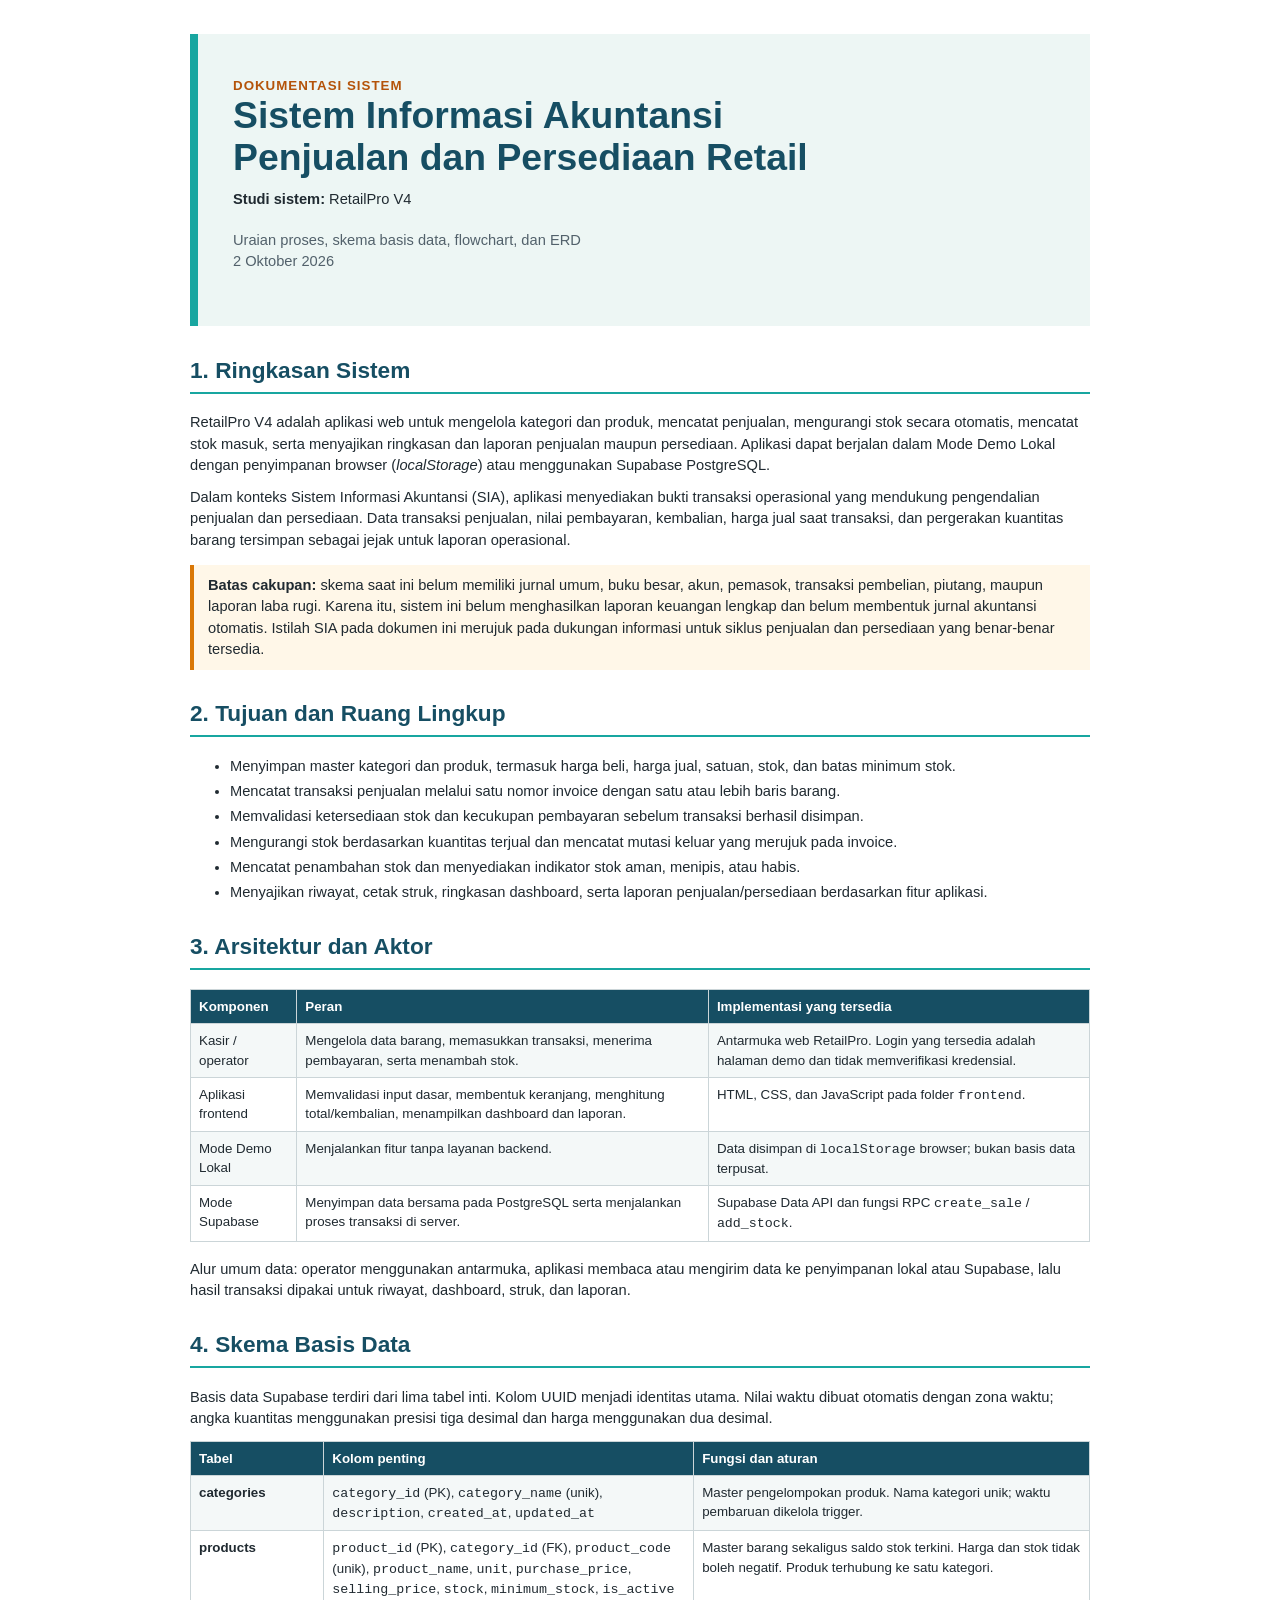
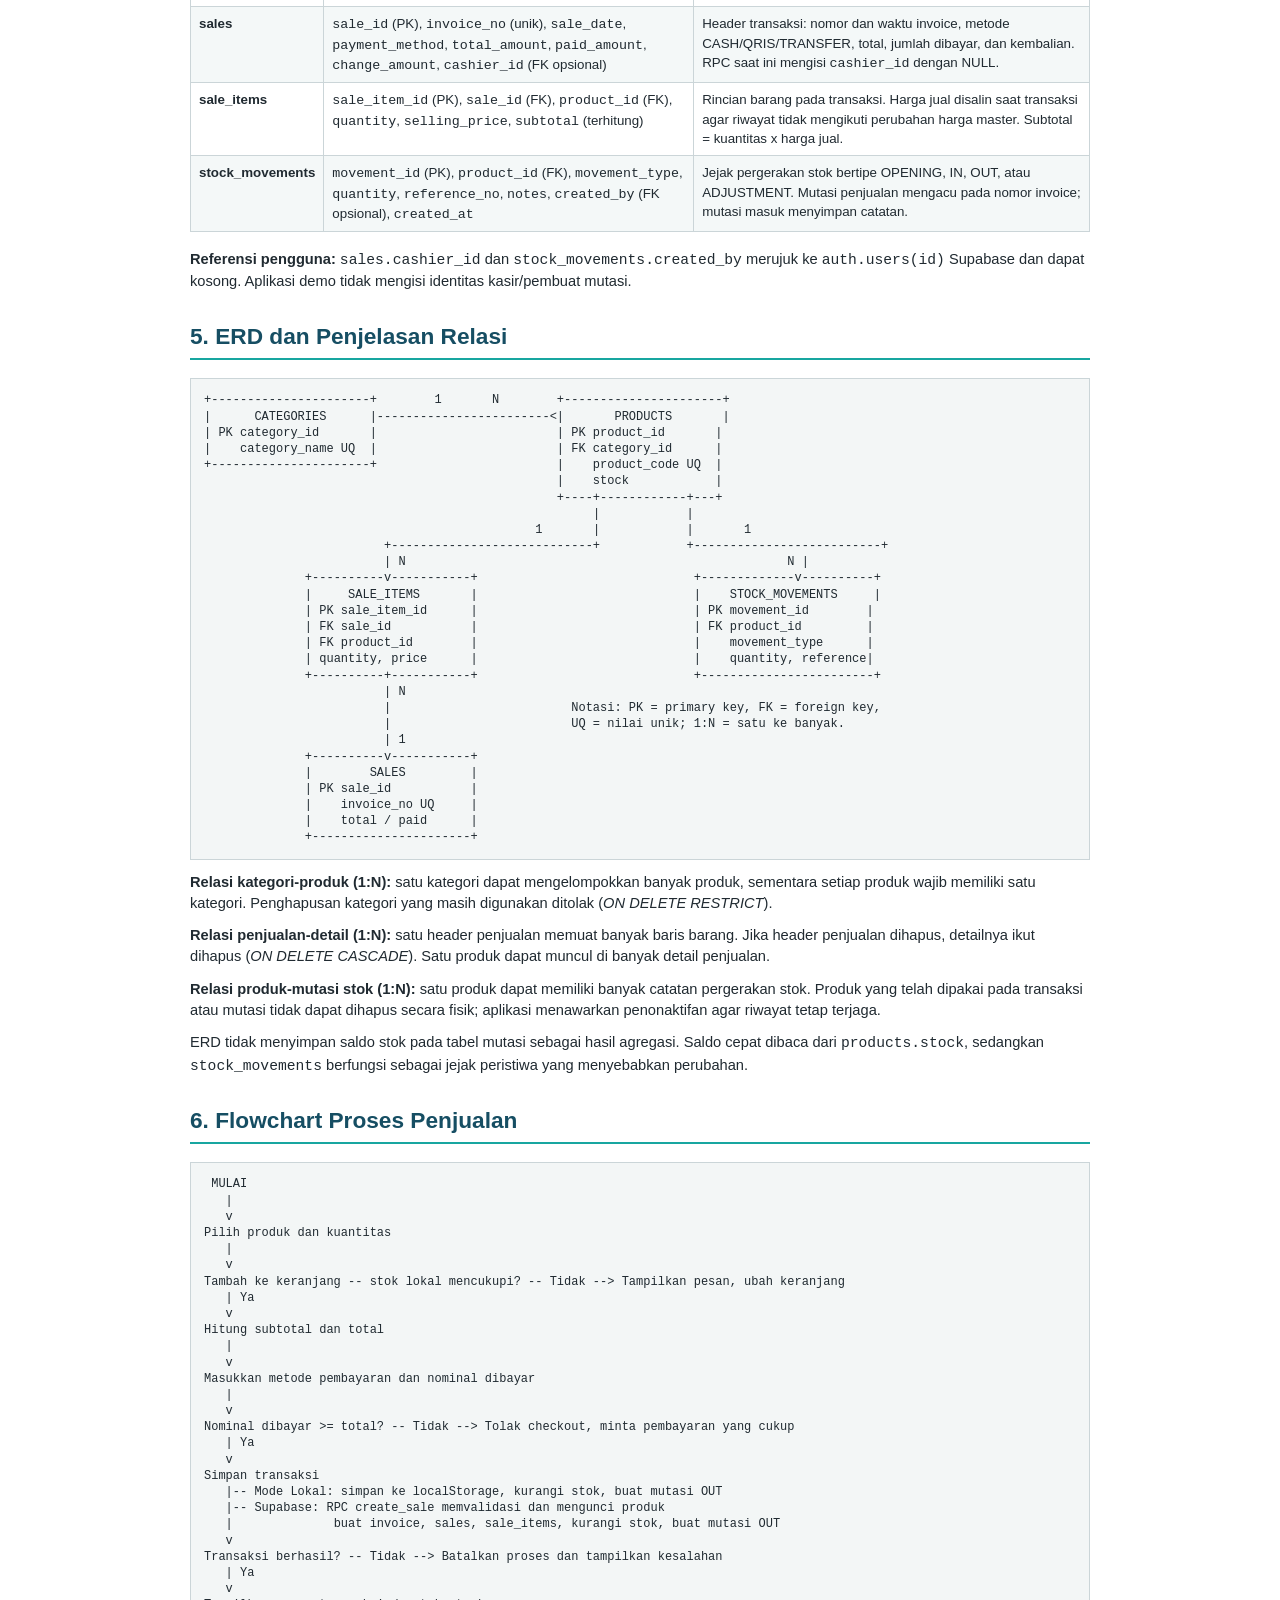
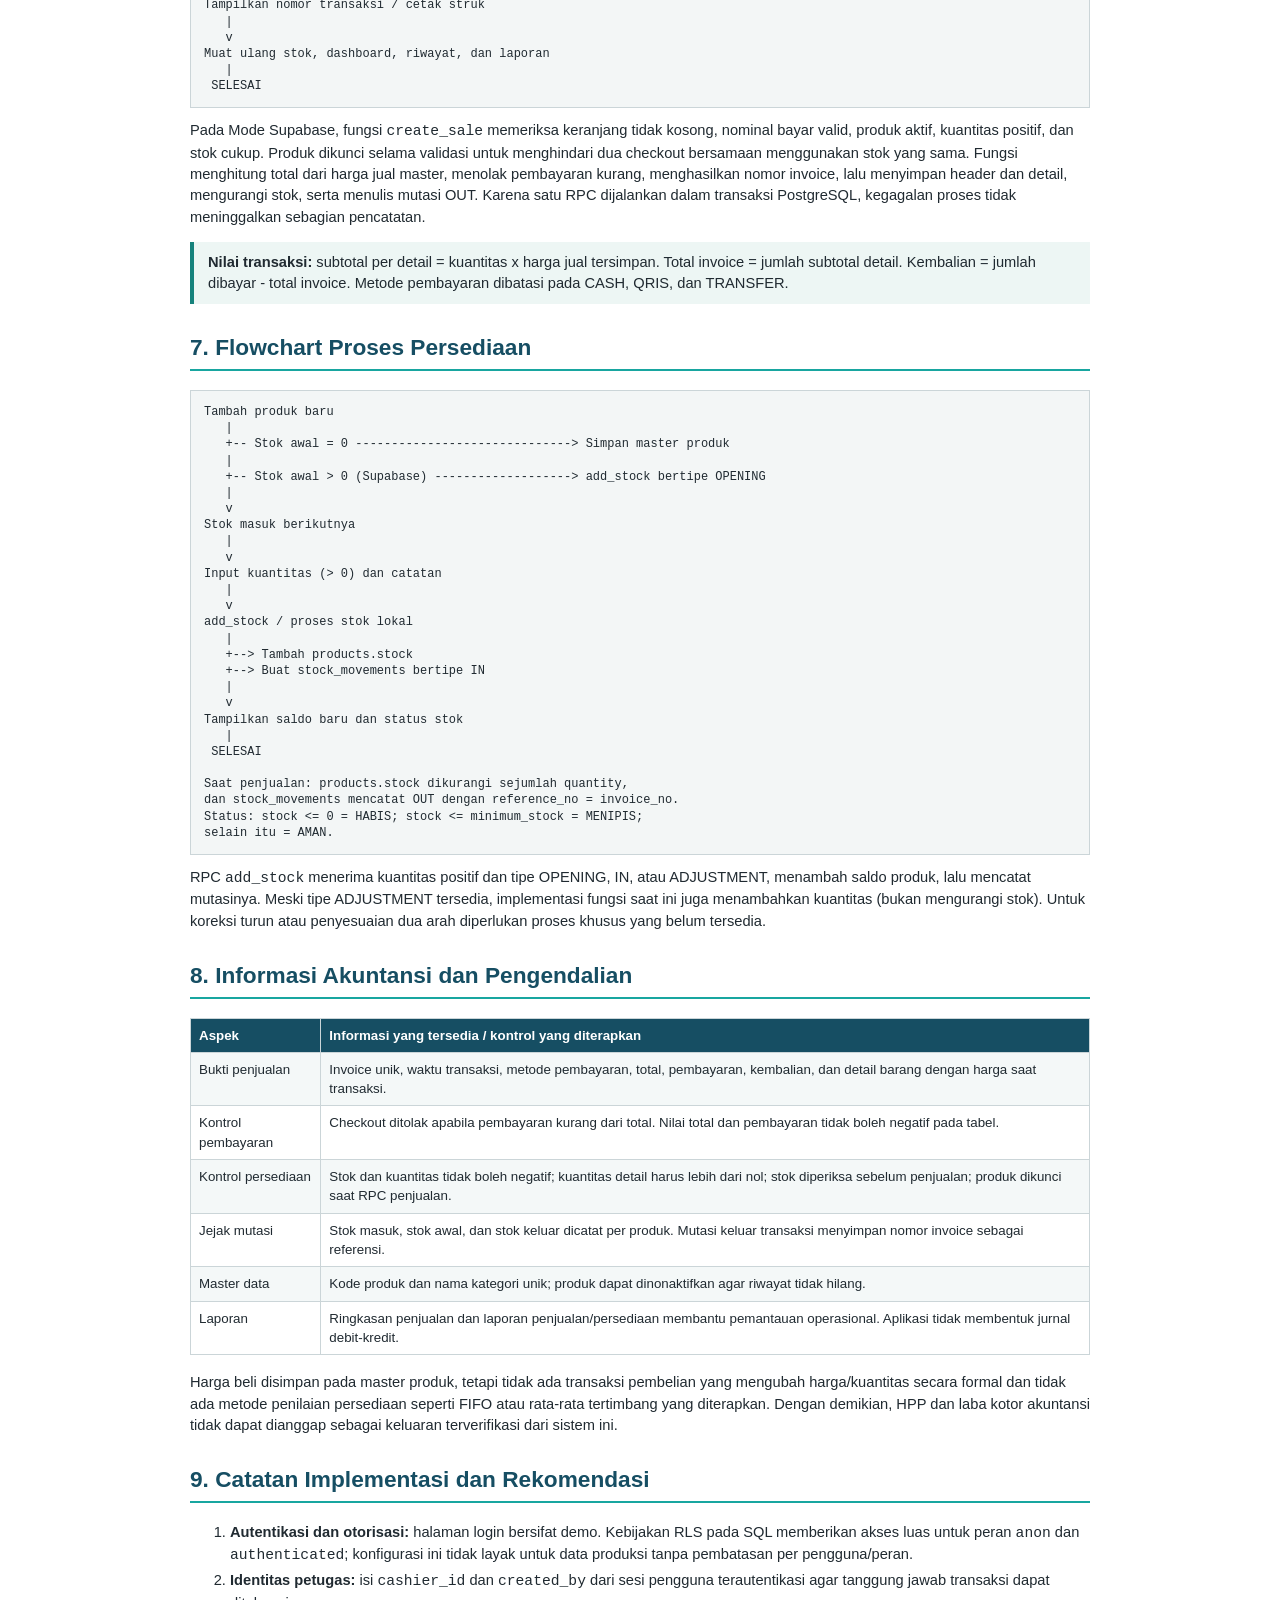
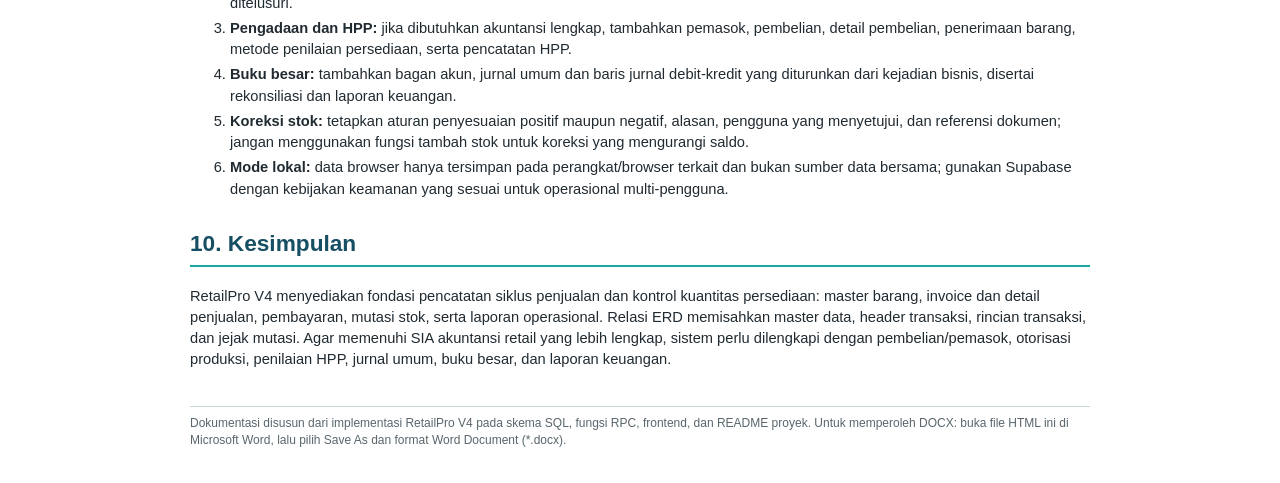
<file: retail-inventory-system final/Dokumentasi_SIA_Penjualan_Persediaan_Retail.html>
<!DOCTYPE html>
<html lang="id">
<head>
<meta charset="utf-8">
<title>Dokumentasi SIA Penjualan dan Persediaan Retail - RetailPro</title>
<style>
@page { size: A4; margin: 2cm; }
body { font-family: Calibri, Arial, sans-serif; color: #202a31; font-size: 11pt; line-height: 1.45; max-width: 900px; margin: 34px auto; }
h1 { color: #164e63; font-size: 28pt; line-height: 1.12; margin: 0 0 10px; }
h2 { color: #164e63; font-size: 17pt; border-bottom: 2px solid #18a6a0; padding-bottom: 5px; margin-top: 27px; }
h3 { color: #176b67; font-size: 13pt; margin-top: 18px; }
p { margin: 7px 0 11px; }
.cover { padding: 42px 35px; background: #edf6f4; border-left: 8px solid #18a6a0; margin: 20px 0 28px; }
.kicker { color: #b45309; text-transform: uppercase; font-weight: bold; letter-spacing: 1px; font-size: 10pt; }
.meta { color: #52616b; margin-top: 20px; }
.note { border-left: 4px solid #d97706; padding: 10px 14px; background: #fff7e8; margin: 14px 0; }
.callout { border-left: 4px solid #16827c; padding: 10px 14px; background: #edf6f4; margin: 14px 0; }
table { border-collapse: collapse; width: 100%; margin: 10px 0 17px; font-size: 10pt; }
th { background: #164e63; color: white; text-align: left; }
th, td { padding: 7px 8px; border: 1px solid #cbd5d8; vertical-align: top; }
tr:nth-child(even) td { background: #f4f8f8; }
code, pre { font-family: Consolas, "Courier New", monospace; }
pre { background: #f3f6f6; border: 1px solid #cbd5d8; padding: 13px; white-space: pre-wrap; font-size: 9pt; line-height: 1.35; }
.small { color: #59666c; font-size: 9.5pt; }
.page-break { page-break-before: always; }
ul, ol { margin-top: 5px; }
li { margin: 4px 0; }
.footer { border-top: 1px solid #cbd5d8; color: #59666c; margin-top: 35px; padding-top: 8px; font-size: 9pt; }
</style>
</head>
<body>
<div class="cover">
  <div class="kicker">Dokumentasi Sistem</div>
  <h1>Sistem Informasi Akuntansi<br>Penjualan dan Persediaan Retail</h1>
  <p><strong>Studi sistem:</strong> RetailPro V4</p>
  <p class="meta">Uraian proses, skema basis data, flowchart, dan ERD<br>2 Oktober 2026</p>
</div>

<h2>1. Ringkasan Sistem</h2>
<p>RetailPro V4 adalah aplikasi web untuk mengelola kategori dan produk, mencatat penjualan, mengurangi stok secara otomatis, mencatat stok masuk, serta menyajikan ringkasan dan laporan penjualan maupun persediaan. Aplikasi dapat berjalan dalam Mode Demo Lokal dengan penyimpanan browser (<em>localStorage</em>) atau menggunakan Supabase PostgreSQL.</p>
<p>Dalam konteks Sistem Informasi Akuntansi (SIA), aplikasi menyediakan bukti transaksi operasional yang mendukung pengendalian penjualan dan persediaan. Data transaksi penjualan, nilai pembayaran, kembalian, harga jual saat transaksi, dan pergerakan kuantitas barang tersimpan sebagai jejak untuk laporan operasional.</p>
<div class="note"><strong>Batas cakupan:</strong> skema saat ini belum memiliki jurnal umum, buku besar, akun, pemasok, transaksi pembelian, piutang, maupun laporan laba rugi. Karena itu, sistem ini belum menghasilkan laporan keuangan lengkap dan belum membentuk jurnal akuntansi otomatis. Istilah SIA pada dokumen ini merujuk pada dukungan informasi untuk siklus penjualan dan persediaan yang benar-benar tersedia.</div>

<h2>2. Tujuan dan Ruang Lingkup</h2>
<ul>
<li>Menyimpan master kategori dan produk, termasuk harga beli, harga jual, satuan, stok, dan batas minimum stok.</li>
<li>Mencatat transaksi penjualan melalui satu nomor invoice dengan satu atau lebih baris barang.</li>
<li>Memvalidasi ketersediaan stok dan kecukupan pembayaran sebelum transaksi berhasil disimpan.</li>
<li>Mengurangi stok berdasarkan kuantitas terjual dan mencatat mutasi keluar yang merujuk pada invoice.</li>
<li>Mencatat penambahan stok dan menyediakan indikator stok aman, menipis, atau habis.</li>
<li>Menyajikan riwayat, cetak struk, ringkasan dashboard, serta laporan penjualan/persediaan berdasarkan fitur aplikasi.</li>
</ul>

<h2>3. Arsitektur dan Aktor</h2>
<table>
<tr><th>Komponen</th><th>Peran</th><th>Implementasi yang tersedia</th></tr>
<tr><td>Kasir / operator</td><td>Mengelola data barang, memasukkan transaksi, menerima pembayaran, serta menambah stok.</td><td>Antarmuka web RetailPro. Login yang tersedia adalah halaman demo dan tidak memverifikasi kredensial.</td></tr>
<tr><td>Aplikasi frontend</td><td>Memvalidasi input dasar, membentuk keranjang, menghitung total/kembalian, menampilkan dashboard dan laporan.</td><td>HTML, CSS, dan JavaScript pada folder <code>frontend</code>.</td></tr>
<tr><td>Mode Demo Lokal</td><td>Menjalankan fitur tanpa layanan backend.</td><td>Data disimpan di <code>localStorage</code> browser; bukan basis data terpusat.</td></tr>
<tr><td>Mode Supabase</td><td>Menyimpan data bersama pada PostgreSQL serta menjalankan proses transaksi di server.</td><td>Supabase Data API dan fungsi RPC <code>create_sale</code> / <code>add_stock</code>.</td></tr>
</table>
<p>Alur umum data: operator menggunakan antarmuka, aplikasi membaca atau mengirim data ke penyimpanan lokal atau Supabase, lalu hasil transaksi dipakai untuk riwayat, dashboard, struk, dan laporan.</p>

<h2>4. Skema Basis Data</h2>
<p>Basis data Supabase terdiri dari lima tabel inti. Kolom UUID menjadi identitas utama. Nilai waktu dibuat otomatis dengan zona waktu; angka kuantitas menggunakan presisi tiga desimal dan harga menggunakan dua desimal.</p>
<table>
<tr><th>Tabel</th><th>Kolom penting</th><th>Fungsi dan aturan</th></tr>
<tr><td><strong>categories</strong></td><td><code>category_id</code> (PK), <code>category_name</code> (unik), <code>description</code>, <code>created_at</code>, <code>updated_at</code></td><td>Master pengelompokan produk. Nama kategori unik; waktu pembaruan dikelola trigger.</td></tr>
<tr><td><strong>products</strong></td><td><code>product_id</code> (PK), <code>category_id</code> (FK), <code>product_code</code> (unik), <code>product_name</code>, <code>unit</code>, <code>purchase_price</code>, <code>selling_price</code>, <code>stock</code>, <code>minimum_stock</code>, <code>is_active</code></td><td>Master barang sekaligus saldo stok terkini. Harga dan stok tidak boleh negatif. Produk terhubung ke satu kategori.</td></tr>
<tr><td><strong>sales</strong></td><td><code>sale_id</code> (PK), <code>invoice_no</code> (unik), <code>sale_date</code>, <code>payment_method</code>, <code>total_amount</code>, <code>paid_amount</code>, <code>change_amount</code>, <code>cashier_id</code> (FK opsional)</td><td>Header transaksi: nomor dan waktu invoice, metode CASH/QRIS/TRANSFER, total, jumlah dibayar, dan kembalian. RPC saat ini mengisi <code>cashier_id</code> dengan NULL.</td></tr>
<tr><td><strong>sale_items</strong></td><td><code>sale_item_id</code> (PK), <code>sale_id</code> (FK), <code>product_id</code> (FK), <code>quantity</code>, <code>selling_price</code>, <code>subtotal</code> (terhitung)</td><td>Rincian barang pada transaksi. Harga jual disalin saat transaksi agar riwayat tidak mengikuti perubahan harga master. Subtotal = kuantitas x harga jual.</td></tr>
<tr><td><strong>stock_movements</strong></td><td><code>movement_id</code> (PK), <code>product_id</code> (FK), <code>movement_type</code>, <code>quantity</code>, <code>reference_no</code>, <code>notes</code>, <code>created_by</code> (FK opsional), <code>created_at</code></td><td>Jejak pergerakan stok bertipe OPENING, IN, OUT, atau ADJUSTMENT. Mutasi penjualan mengacu pada nomor invoice; mutasi masuk menyimpan catatan.</td></tr>
</table>
<p><strong>Referensi pengguna:</strong> <code>sales.cashier_id</code> dan <code>stock_movements.created_by</code> merujuk ke <code>auth.users(id)</code> Supabase dan dapat kosong. Aplikasi demo tidak mengisi identitas kasir/pembuat mutasi.</p>

<h2>5. ERD dan Penjelasan Relasi</h2>
<pre>+----------------------+        1       N        +----------------------+
|      CATEGORIES      |------------------------&lt;|       PRODUCTS       |
| PK category_id       |                         | PK product_id       |
|    category_name UQ  |                         | FK category_id      |
+----------------------+                         |    product_code UQ  |
                                                 |    stock            |
                                                 +----+------------+---+
                                                      |            |
                                              1       |            |       1
                         +----------------------------+            +--------------------------+
                         | N                                                     N |
              +----------v-----------+                              +-------------v----------+
              |     SALE_ITEMS       |                              |    STOCK_MOVEMENTS     |
              | PK sale_item_id      |                              | PK movement_id        |
              | FK sale_id           |                              | FK product_id         |
              | FK product_id        |                              |    movement_type      |
              | quantity, price      |                              |    quantity, reference|
              +----------+-----------+                              +------------------------+
                         | N
                         |                         Notasi: PK = primary key, FK = foreign key,
                         |                         UQ = nilai unik; 1:N = satu ke banyak.
                         | 1
              +----------v-----------+
              |        SALES         |
              | PK sale_id           |
              |    invoice_no UQ     |
              |    total / paid      |
              +----------------------+</pre>
<p><strong>Relasi kategori-produk (1:N):</strong> satu kategori dapat mengelompokkan banyak produk, sementara setiap produk wajib memiliki satu kategori. Penghapusan kategori yang masih digunakan ditolak (<em>ON DELETE RESTRICT</em>).</p>
<p><strong>Relasi penjualan-detail (1:N):</strong> satu header penjualan memuat banyak baris barang. Jika header penjualan dihapus, detailnya ikut dihapus (<em>ON DELETE CASCADE</em>). Satu produk dapat muncul di banyak detail penjualan.</p>
<p><strong>Relasi produk-mutasi stok (1:N):</strong> satu produk dapat memiliki banyak catatan pergerakan stok. Produk yang telah dipakai pada transaksi atau mutasi tidak dapat dihapus secara fisik; aplikasi menawarkan penonaktifan agar riwayat tetap terjaga.</p>
<p>ERD tidak menyimpan saldo stok pada tabel mutasi sebagai hasil agregasi. Saldo cepat dibaca dari <code>products.stock</code>, sedangkan <code>stock_movements</code> berfungsi sebagai jejak peristiwa yang menyebabkan perubahan.</p>

<h2>6. Flowchart Proses Penjualan</h2>
<pre> MULAI
   |
   v
Pilih produk dan kuantitas
   |
   v
Tambah ke keranjang -- stok lokal mencukupi? -- Tidak --> Tampilkan pesan, ubah keranjang
   | Ya
   v
Hitung subtotal dan total
   |
   v
Masukkan metode pembayaran dan nominal dibayar
   |
   v
Nominal dibayar >= total? -- Tidak --> Tolak checkout, minta pembayaran yang cukup
   | Ya
   v
Simpan transaksi
   |-- Mode Lokal: simpan ke localStorage, kurangi stok, buat mutasi OUT
   |-- Supabase: RPC create_sale memvalidasi dan mengunci produk
   |              buat invoice, sales, sale_items, kurangi stok, buat mutasi OUT
   v
Transaksi berhasil? -- Tidak --> Batalkan proses dan tampilkan kesalahan
   | Ya
   v
Tampilkan nomor transaksi / cetak struk
   |
   v
Muat ulang stok, dashboard, riwayat, dan laporan
   |
 SELESAI</pre>
<p>Pada Mode Supabase, fungsi <code>create_sale</code> memeriksa keranjang tidak kosong, nominal bayar valid, produk aktif, kuantitas positif, dan stok cukup. Produk dikunci selama validasi untuk menghindari dua checkout bersamaan menggunakan stok yang sama. Fungsi menghitung total dari harga jual master, menolak pembayaran kurang, menghasilkan nomor invoice, lalu menyimpan header dan detail, mengurangi stok, serta menulis mutasi OUT. Karena satu RPC dijalankan dalam transaksi PostgreSQL, kegagalan proses tidak meninggalkan sebagian pencatatan.</p>
<div class="callout"><strong>Nilai transaksi:</strong> subtotal per detail = kuantitas x harga jual tersimpan. Total invoice = jumlah subtotal detail. Kembalian = jumlah dibayar - total invoice. Metode pembayaran dibatasi pada CASH, QRIS, dan TRANSFER.</div>

<h2>7. Flowchart Proses Persediaan</h2>
<pre>Tambah produk baru
   |
   +-- Stok awal = 0 ------------------------------> Simpan master produk
   |
   +-- Stok awal &gt; 0 (Supabase) -------------------> add_stock bertipe OPENING
   |
   v
Stok masuk berikutnya
   |
   v
Input kuantitas (&gt; 0) dan catatan
   |
   v
add_stock / proses stok lokal
   |
   +--> Tambah products.stock
   +--> Buat stock_movements bertipe IN
   |
   v
Tampilkan saldo baru dan status stok
   |
 SELESAI

Saat penjualan: products.stock dikurangi sejumlah quantity,
dan stock_movements mencatat OUT dengan reference_no = invoice_no.
Status: stock <= 0 = HABIS; stock <= minimum_stock = MENIPIS;
selain itu = AMAN.</pre>
<p>RPC <code>add_stock</code> menerima kuantitas positif dan tipe OPENING, IN, atau ADJUSTMENT, menambah saldo produk, lalu mencatat mutasinya. Meski tipe ADJUSTMENT tersedia, implementasi fungsi saat ini juga menambahkan kuantitas (bukan mengurangi stok). Untuk koreksi turun atau penyesuaian dua arah diperlukan proses khusus yang belum tersedia.</p>

<h2>8. Informasi Akuntansi dan Pengendalian</h2>
<table>
<tr><th>Aspek</th><th>Informasi yang tersedia / kontrol yang diterapkan</th></tr>
<tr><td>Bukti penjualan</td><td>Invoice unik, waktu transaksi, metode pembayaran, total, pembayaran, kembalian, dan detail barang dengan harga saat transaksi.</td></tr>
<tr><td>Kontrol pembayaran</td><td>Checkout ditolak apabila pembayaran kurang dari total. Nilai total dan pembayaran tidak boleh negatif pada tabel.</td></tr>
<tr><td>Kontrol persediaan</td><td>Stok dan kuantitas tidak boleh negatif; kuantitas detail harus lebih dari nol; stok diperiksa sebelum penjualan; produk dikunci saat RPC penjualan.</td></tr>
<tr><td>Jejak mutasi</td><td>Stok masuk, stok awal, dan stok keluar dicatat per produk. Mutasi keluar transaksi menyimpan nomor invoice sebagai referensi.</td></tr>
<tr><td>Master data</td><td>Kode produk dan nama kategori unik; produk dapat dinonaktifkan agar riwayat tidak hilang.</td></tr>
<tr><td>Laporan</td><td>Ringkasan penjualan dan laporan penjualan/persediaan membantu pemantauan operasional. Aplikasi tidak membentuk jurnal debit-kredit.</td></tr>
</table>
<p>Harga beli disimpan pada master produk, tetapi tidak ada transaksi pembelian yang mengubah harga/kuantitas secara formal dan tidak ada metode penilaian persediaan seperti FIFO atau rata-rata tertimbang yang diterapkan. Dengan demikian, HPP dan laba kotor akuntansi tidak dapat dianggap sebagai keluaran terverifikasi dari sistem ini.</p>

<h2>9. Catatan Implementasi dan Rekomendasi</h2>
<ol>
<li><strong>Autentikasi dan otorisasi:</strong> halaman login bersifat demo. Kebijakan RLS pada SQL memberikan akses luas untuk peran <code>anon</code> dan <code>authenticated</code>; konfigurasi ini tidak layak untuk data produksi tanpa pembatasan per pengguna/peran.</li>
<li><strong>Identitas petugas:</strong> isi <code>cashier_id</code> dan <code>created_by</code> dari sesi pengguna terautentikasi agar tanggung jawab transaksi dapat ditelusuri.</li>
<li><strong>Pengadaan dan HPP:</strong> jika dibutuhkan akuntansi lengkap, tambahkan pemasok, pembelian, detail pembelian, penerimaan barang, metode penilaian persediaan, serta pencatatan HPP.</li>
<li><strong>Buku besar:</strong> tambahkan bagan akun, jurnal umum dan baris jurnal debit-kredit yang diturunkan dari kejadian bisnis, disertai rekonsiliasi dan laporan keuangan.</li>
<li><strong>Koreksi stok:</strong> tetapkan aturan penyesuaian positif maupun negatif, alasan, pengguna yang menyetujui, dan referensi dokumen; jangan menggunakan fungsi tambah stok untuk koreksi yang mengurangi saldo.</li>
<li><strong>Mode lokal:</strong> data browser hanya tersimpan pada perangkat/browser terkait dan bukan sumber data bersama; gunakan Supabase dengan kebijakan keamanan yang sesuai untuk operasional multi-pengguna.</li>
</ol>

<h2>10. Kesimpulan</h2>
<p>RetailPro V4 menyediakan fondasi pencatatan siklus penjualan dan kontrol kuantitas persediaan: master barang, invoice dan detail penjualan, pembayaran, mutasi stok, serta laporan operasional. Relasi ERD memisahkan master data, header transaksi, rincian transaksi, dan jejak mutasi. Agar memenuhi SIA akuntansi retail yang lebih lengkap, sistem perlu dilengkapi dengan pembelian/pemasok, otorisasi produksi, penilaian HPP, jurnal umum, buku besar, dan laporan keuangan.</p>

<div class="footer">Dokumentasi disusun dari implementasi RetailPro V4 pada skema SQL, fungsi RPC, frontend, dan README proyek. Untuk memperoleh DOCX: buka file HTML ini di Microsoft Word, lalu pilih Save As dan format Word Document (*.docx).</div>
</body>
</html>
</file>
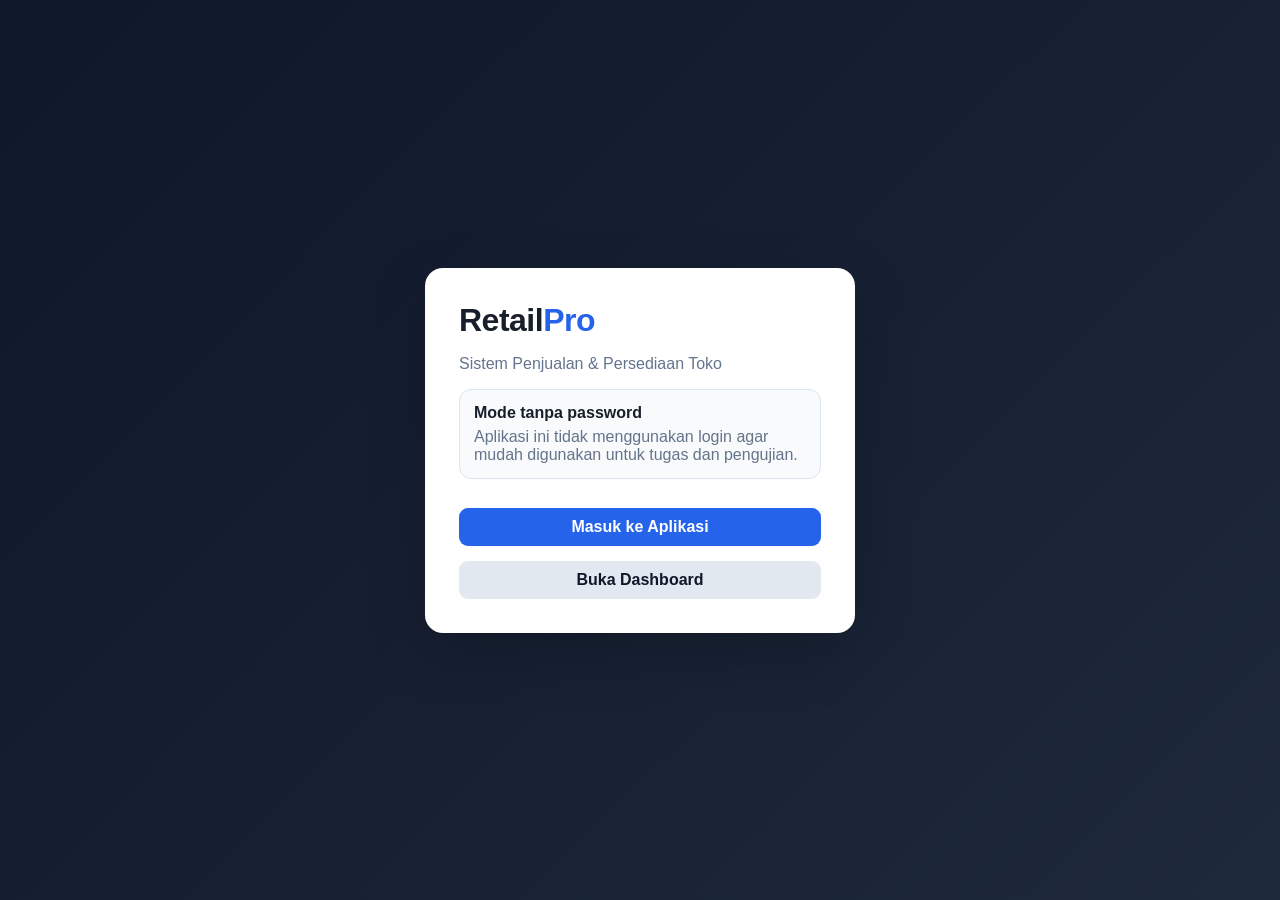
<file: frontend/HTML/login.html>
<!doctype html>
<html lang="id">
<head>
  <meta charset="UTF-8">
  <meta name="viewport" content="width=device-width, initial-scale=1.0">
  <title>RetailPro - Mulai</title>
  <link rel="stylesheet" href="../CSS/style.css">
</head>
<body class="auth-page">
  <main class="auth-card">
    <div class="brand large">Retail<span>Pro</span></div>
    <p class="muted">Sistem Penjualan & Persediaan Toko</p>
    <div class="form-stack">
      <div class="notice">
        <strong>Mode tanpa password</strong>
        <p>Aplikasi ini tidak menggunakan login agar mudah digunakan untuk tugas dan pengujian.</p>
      </div>
      <button id="enterAppBtn" class="btn primary" type="button">Masuk ke Aplikasi</button>
      <a class="btn secondary" href="index.html" style="text-align:center;text-decoration:none">Buka Dashboard</a>
    </div>
  </main>
  <script src="../JS/auth.js"></script>
</body>
</html>
</file>
<file: frontend/CSS/style.css>
*{box-sizing:border-box}body{margin:0;font-family:Inter,Segoe UI,Arial,sans-serif;background:#f4f6f8;color:#17202a}button,input,select,textarea{font:inherit}button{cursor:pointer}.auth-page{min-height:100vh;display:grid;place-items:center;padding:24px;background:linear-gradient(135deg,#0f172a,#1e293b)}.auth-card{width:min(430px,100%);background:#fff;border-radius:18px;padding:34px;box-shadow:0 20px 60px #0003}.brand{font-size:25px;font-weight:800;letter-spacing:-.5px}.brand span{color:#2563eb}.brand.large{font-size:32px}.sidebar{width:250px;background:#0f172a;color:#fff;min-height:100vh;padding:24px 16px;position:fixed;left:0;top:0;bottom:0}.sidebar-subtitle{font-size:12px;color:#94a3b8;margin:6px 0 24px}.sidebar nav{display:grid;gap:6px}.nav-item{width:100%;border:0;background:transparent;color:#cbd5e1;text-align:left;padding:12px 14px;border-radius:9px}.nav-item:hover,.nav-item.active{background:#1e293b;color:#fff}.nav-item.logout{position:absolute;bottom:24px;width:calc(100% - 32px);color:#fca5a5}.main-content{margin-left:250px;padding:26px;min-height:100vh}.topbar{display:flex;justify-content:space-between;align-items:center;margin-bottom:25px}.topbar h1{margin:0 0 5px;font-size:28px}.user-area{background:#fff;padding:10px 14px;border-radius:9px;color:#475569;font-size:13px}.section{display:none}.section.active{display:block}.stats-grid{display:grid;grid-template-columns:repeat(4,1fr);gap:16px;margin-bottom:18px}.stat-card,.card{background:#fff;border:1px solid #e5e7eb;border-radius:14px}.stat-card{padding:20px}.stat-card span{display:block;color:#64748b;font-size:13px;margin-bottom:9px}.stat-card strong{font-size:25px}.grid-2{display:grid;grid-template-columns:1fr 1fr;gap:18px}.card{padding:20px}.card-header,.section-toolbar,.modal-header{display:flex;justify-content:space-between;align-items:center;gap:12px}.card h2,.section-toolbar h2{margin:0;font-size:18px}.section-toolbar{margin-bottom:16px}.section-toolbar p{margin:5px 0 0}.btn{border:0;border-radius:9px;padding:10px 15px;font-weight:650}.btn.primary{background:#2563eb;color:#fff}.btn.primary:hover{background:#1d4ed8}.btn.secondary{background:#e2e8f0;color:#0f172a}.btn.danger{background:#fee2e2;color:#b91c1c}.btn.full{width:100%}.link-btn{border:0;background:none;color:#2563eb}.table-wrap{overflow:auto;margin-top:14px}table{width:100%;border-collapse:collapse;min-width:650px}th,td{padding:12px 10px;border-bottom:1px solid #edf0f3;text-align:left;font-size:13px;white-space:nowrap}th{background:#f8fafc;color:#475569;font-weight:700}.filter-row{display:flex;gap:10px;margin-bottom:10px}.filter-row input,.filter-row select{flex:1}.filter-row.compact{margin:0}.filter-row.compact input{min-width:140px}input,select,textarea{width:100%;border:1px solid #cbd5e1;border-radius:8px;padding:10px 11px;background:#fff;outline:none}input:focus,select:focus,textarea:focus{border-color:#2563eb;box-shadow:0 0 0 3px #2563eb18}label{display:grid;gap:6px;font-size:13px;font-weight:650}.form-stack{display:grid;gap:15px}.form-message{min-height:20px;color:#dc2626;font-size:13px}.muted{color:#64748b}.small{font-size:12px}.auth-card .btn{width:100%}.sales-layout{display:grid;grid-template-columns:.9fr 1.5fr;gap:18px}.product-info{min-height:70px;background:#f8fafc;border-radius:9px;padding:14px;margin:12px 0}.qty-row{display:flex;gap:10px;align-items:end}.qty-row label{flex:1}.cart-card{min-width:0}.checkout{border-top:1px solid #e5e7eb;margin-top:16px;padding-top:16px;display:grid;gap:12px}.total-line{display:flex;justify-content:space-between;font-size:16px}.total-line strong{font-size:20px}.modal-form{width:min(500px,90vw);border:0;padding:24px}.modal-form label{margin-bottom:12px}.modal-form::backdrop{background:#0f172a88}.modal-actions{display:flex;justify-content:flex-end;gap:10px;margin-top:18px}.icon-btn{border:0;background:none;font-size:24px}.badge{display:inline-block;padding:4px 8px;border-radius:999px;font-size:11px;font-weight:700}.badge.safe{background:#dcfce7;color:#166534}.badge.low{background:#fef3c7;color:#92400e}.badge.out{background:#fee2e2;color:#991b1b}.action-group{display:flex;gap:6px}.toast{position:fixed;right:24px;bottom:24px;z-index:100;display:none;padding:13px 16px;background:#0f172a;color:#fff;border-radius:9px;box-shadow:0 8px 30px #0003}.toast.show{display:block}.toast.error{background:#b91c1c}.report-summary{display:flex;gap:30px;padding:12px 0}.report-summary span{color:#64748b}.report-summary strong{color:#0f172a}.product-info strong{display:block;margin-bottom:5px}@media(max-width:1000px){.stats-grid{grid-template-columns:repeat(2,1fr)}.grid-2,.sales-layout{grid-template-columns:1fr}}@media(max-width:700px){.sidebar{width:70px;padding:18px 8px}.sidebar .brand,.sidebar-subtitle{display:none}.nav-item{font-size:0;text-align:center}.nav-item:before{content:"•";font-size:20px}.main-content{margin-left:70px;padding:16px}.stats-grid{grid-template-columns:1fr}.topbar{align-items:flex-start;gap:10px;flex-direction:column}.section-toolbar{align-items:flex-start;flex-direction:column}.filter-row{flex-direction:column}.filter-row.compact{width:100%}}


.demo-box{margin-top:18px;padding:14px;border:1px solid #e5e7eb;border-radius:12px;background:#f8fafc;display:flex;flex-direction:column;gap:5px;font-size:13px}.demo-box small{color:#64748b;margin-top:3px}.form-message.success{color:#15803d}.form-message.error{color:#b91c1c}.btn:disabled{opacity:.6;cursor:not-allowed}

/* V4 additions */
.notice{padding:14px;border:1px solid #dbe4f0;border-radius:12px;background:#f8fafc;margin-bottom:14px}.notice p{margin:6px 0 0;color:#64748b}.mode-badge{font-size:12px;padding:5px 9px;border-radius:999px;background:#e2e8f0;color:#334155;font-weight:700}
</file>
